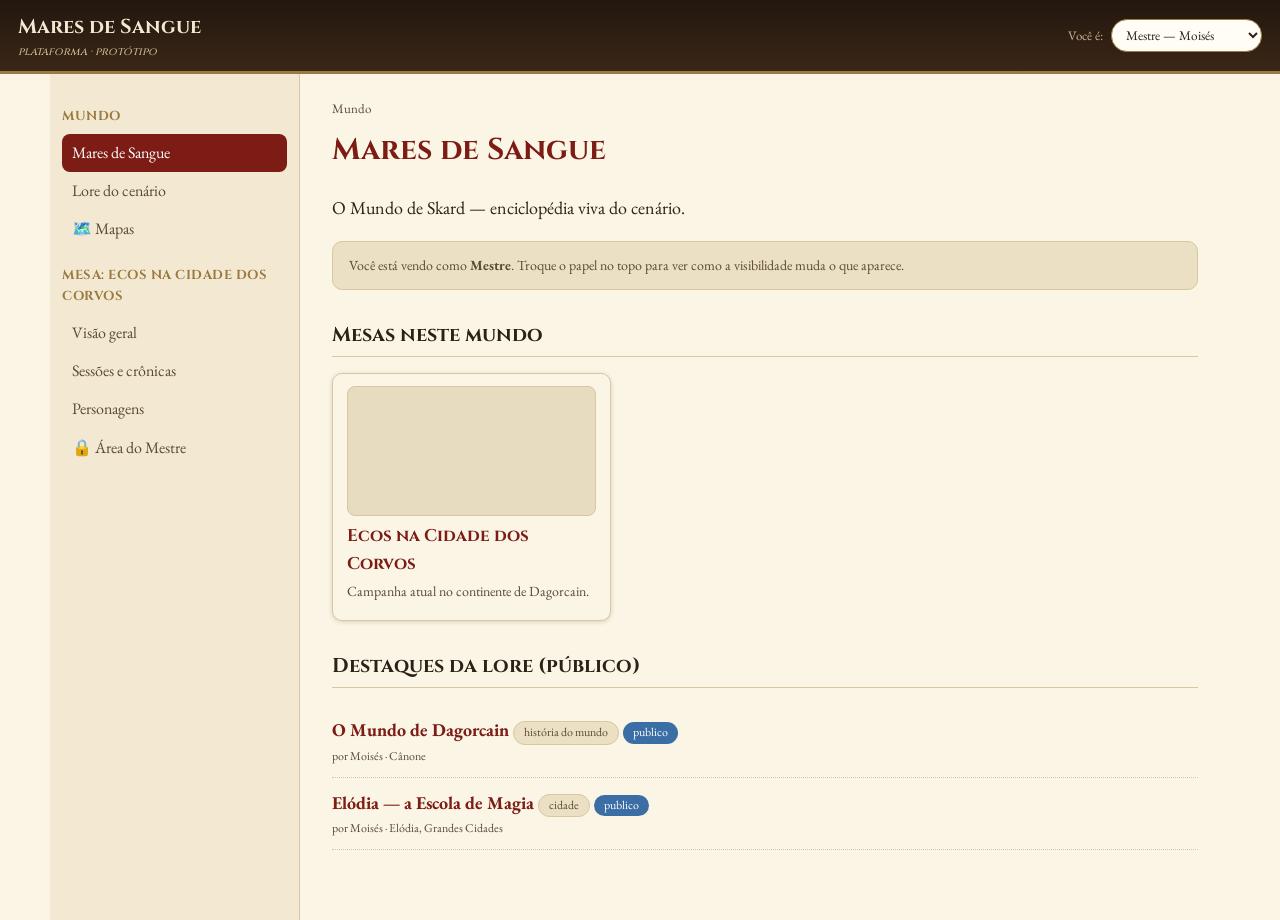
<file: plataforma/prototipo/index.html>
<!DOCTYPE html>
<html lang="pt-BR">
<head>
<meta charset="utf-8">
<meta name="viewport" content="width=device-width, initial-scale=1">
<title>Mares de Sangue — Protótipo da Plataforma</title>
<link rel="preconnect" href="https://fonts.googleapis.com">
<link href="https://fonts.googleapis.com/css2?family=Cinzel:wght@500;700&family=EB+Garamond:ital@0;1&display=swap" rel="stylesheet">
<style>
:root{
  --tinta:#2b2117;--tinta2:#5b4a36;--perg:#f3e9d2;--perg2:#ece0c4;--papel:#fbf5e6;
  --sangue:#7c1c14;--ouro:#9a7b3f;--borda:#d8c7a0;--sombra:rgba(60,40,20,.18);
  --mestre:#6b2230;--mesa:#2f5d50;--privado:#7a5c1e;--publico:#3a6ea5;
}
*{box-sizing:border-box}
body{margin:0;background:var(--papel);color:var(--tinta);font-family:'EB Garamond',Georgia,serif;font-size:18px;line-height:1.65}
a{color:var(--sangue);cursor:pointer;text-decoration:none}
.topo{position:sticky;top:0;z-index:20;display:flex;align-items:center;gap:14px;padding:10px 18px;
  background:linear-gradient(180deg,#23170f,#3a2616);color:var(--perg);border-bottom:3px solid var(--ouro)}
.marca{font-family:'Cinzel',serif;font-weight:700;font-size:20px;color:var(--perg);cursor:pointer}
.marca small{display:block;font-size:11px;color:#cbb892;font-weight:500;font-style:italic}
.papel-sw{margin-left:auto;display:flex;align-items:center;gap:8px;font-size:13px;color:#cbb892}
.papel-sw select{font-family:inherit;padding:6px 10px;border-radius:16px;border:1px solid var(--ouro);background:#fffdf6;color:var(--tinta)}
.layout{display:flex;max-width:1180px;margin:0 auto;min-height:calc(100vh - 60px)}
.lateral{flex:0 0 250px;background:var(--perg);border-right:1px solid var(--borda);padding:16px 12px}
.lateral h4{font-family:'Cinzel',serif;font-size:13px;color:var(--ouro);text-transform:uppercase;letter-spacing:.5px;margin:16px 0 6px}
.lateral a{display:block;padding:6px 10px;border-radius:8px;color:var(--tinta2);font-size:16px}
.lateral a:hover{background:var(--perg2)}
.lateral a.on{background:var(--sangue);color:#fff}
.conteudo{flex:1;min-width:0;padding:24px 32px 60px}
.bread{font-size:13px;color:var(--tinta2);margin-bottom:6px}
h1{font-family:'Cinzel',serif;color:var(--sangue);font-size:30px;margin:.1em 0 .3em}
h2{font-family:'Cinzel',serif;color:var(--tinta);border-bottom:1px solid var(--borda);padding-bottom:5px;margin-top:1.4em;font-size:20px}
.cards{display:grid;grid-template-columns:repeat(auto-fill,minmax(230px,1fr));gap:14px;margin-top:12px}
.card{background:var(--papel);border:1px solid var(--borda);border-radius:10px;padding:14px;box-shadow:0 1px 4px var(--sombra);transition:.15s}
.card.clic{cursor:pointer}
.card.clic:hover{transform:translateY(-2px);border-color:var(--ouro);box-shadow:0 5px 14px var(--sombra)}
.card h3{font-family:'Cinzel',serif;margin:.3em 0 .1em;color:var(--sangue);font-size:17px}
.card .res{color:var(--tinta2);font-size:14px;margin:.2em 0}
.thumb{height:130px;border-radius:8px;background:#e8dcc0 center/cover no-repeat;border:1px solid var(--borda);margin:-2px 0 2px}
.thumb.noimg{display:flex;align-items:center;justify-content:center;font-size:40px;color:var(--ouro);background:var(--perg2)}
.chip{display:inline-block;border-radius:12px;padding:1px 10px;font-size:12px;color:#fff;margin:2px 4px 2px 0}
.c-mestre{background:var(--mestre)}.c-mesa{background:var(--mesa)}.c-privado{background:var(--privado)}
.c-publico{background:var(--publico)}.c-autor_mestre{background:#7a3b1e}
.tipo{display:inline-block;background:var(--perg2);border:1px solid var(--borda);color:var(--tinta2);border-radius:12px;padding:1px 10px;font-size:12px;margin:2px 4px 2px 0}
.btn{display:inline-block;background:var(--sangue);color:#fff;border:0;border-radius:20px;padding:9px 18px;font-family:'Cinzel',serif;font-size:14px;cursor:pointer}
.btn.sec{background:transparent;color:var(--sangue);border:1px solid var(--ouro)}
.lista{list-style:none;padding:0;margin:10px 0}
.lista li{padding:10px 0;border-bottom:1px dotted var(--borda)}
.lista .meta{font-size:12px;color:var(--tinta2)}
.form{background:var(--perg);border:1px solid var(--borda);border-radius:12px;padding:18px;max-width:680px;margin-top:14px}
.form label{display:block;font-family:'Cinzel',serif;font-size:13px;color:var(--tinta2);margin:12px 0 4px}
.form input,.form select,.form textarea{width:100%;padding:9px 11px;border:1px solid var(--ouro);border-radius:8px;font-family:inherit;font-size:15px;background:#fffdf6}
.form textarea{min-height:120px;resize:vertical}
.row{display:flex;gap:12px;flex-wrap:wrap}.row>div{flex:1;min-width:160px}
.aviso{background:#f3d9d4;border:1px solid #d6a99f;color:var(--sangue);padding:10px 14px;border-radius:8px;font-size:14px;margin:10px 0}
.vis-leg{font-size:13px;color:var(--tinta2);margin:8px 0}
.banner{background:var(--perg2);border:1px solid var(--borda);border-radius:10px;padding:12px 16px;font-size:14px;color:var(--tinta2);margin-bottom:16px}
img.capa{max-width:100%;border-radius:8px;border:1px solid var(--borda);margin:10px 0}
.mapa-full{width:100%;border-radius:10px;border:1px solid var(--borda);margin:12px 0}
.empty{color:var(--tinta2);font-style:italic;padding:20px 0}
@media(max-width:820px){.lateral{display:none}.conteudo{padding:18px}}
</style>
</head>
<body>
<header class="topo">
  <div class="marca" onclick="ir('mundo')">Mares de Sangue<small>plataforma · protótipo</small></div>
  <div class="papel-sw">
    Você é:
    <select id="papel" onchange="setPapel(this.value)">
      <option value="visitante">Visitante (sem login)</option>
      <option value="jogador">Jogador — Seraphina</option>
      <option value="mestre" selected>Mestre — Moisés</option>
    </select>
  </div>
</header>
<div class="layout">
  <aside class="lateral" id="nav"></aside>
  <main class="conteudo" id="view"></main>
</div>

<script>
var papel = "mestre";
var EU = {jogador:"Seraphina", mestre:"Moisés"};
var view = {tela:"mundo"};

var IMG = {
  seraphina:"https://blogger.googleusercontent.com/img/b/R29vZ2xl/AVvXsEixsW-Q9chvz_BGi-c9jtqLmjFw_Dk-uR0Cfr5QnFDHbq5Io9D2ylmCa5isnaAB0aGgWYJKvp-6JByO5tZS7j6wd4mXGbCEjEmDZdks30GrLTMmv1ymIqveBY_cspROYc4THLinn7nPNbs/s400/monge.jpg",
  seebo:"https://blogger.googleusercontent.com/img/b/R29vZ2xl/AVvXsEhUAhB71J7degFxY4UyCLq4uxwCgJnPPLyC8lnsRrykqYbcgv9UFofUp2r41DcCfnGRjevgcuZ0Sqk2sMsuzG-mvPk2s6e1NNeq7Lx6HPL9oYm7KqmiUKh4zV6t63k2xu-BXB2wbipkZvU/s400/mage.jpg",
  regiao:"https://blogger.googleusercontent.com/img/b/R29vZ2xl/AVvXsEg5f5Dl6quVGV63vwIe7VMbl2WUbEiPg7hOuDWeLaxXcOWgV8aZOLSl1pPHB-B2GKspcLKIFJAdEgMd9klFgbC6y4z_ebuoHnAnUG-WcoQ1BID2CzEHSBztv_IUtseWBGLh7d8vJCyA1IAV/s1600/164922_142243359315119_1885176467_n.jpg",
  cidade:"https://blogger.googleusercontent.com/img/b/R29vZ2xl/AVvXsEhqX5t1QcFjAOchlku3VrH8cgIVKGQct-DTnnRzxfNqNiMEVJGNJtdJySEPp7yPOSTAruUpcSzsaKzMAoQ4vbwdO7_WA6SiQArU_z1BealKO5g5566mXEiBXRrv-ASRAX8bgRLr5ku8k0dv/s1600/cityone_towncenter.jpg"
};

var mundo = {nome:"Mares de Sangue", desc:"O Mundo de Skard — enciclopédia viva do cenário."};
var mesa = {nome:"Ecos na Cidade dos Corvos", desc:"Campanha atual no continente de Dagorcain."};

var personagens = [
  {id:"p1", nome:"Seraphina Altacolina", jogador:"Seraphina", raca:"Halfling bruxa", img:IMG.seraphina,
   bio:"Aprendiz de Válerah Dranor, recrutada anos atrás. Carrega dúvidas sobre o real motivo da viagem a Dranorak."},
  {id:"p2", nome:"Seebo", jogador:"Seebo", raca:"Gnomo mago", img:IMG.seebo,
   bio:"Saiu da Floresta Anã para levar magia de forma pacífica; juntou-se ao Circo Magnífico."}
];

var mapas = [
  {id:"mp1", titulo:"Mapa de Dranor", cat:"região", autor:"Moisés", escopo:"lore", vis:"publico",
   img:IMG.regiao, desc:"O antigo reino do norte, coração do Império Dranoriano."},
  {id:"mp2", titulo:"Cidade de Dranorak", cat:"cidade", autor:"Moisés", escopo:"mesa", vis:"mesa",
   img:IMG.cidade, desc:"A capital — palco da campanha Ecos na Cidade dos Corvos."},
  {id:"mp3", titulo:"Masmorra do Seio de Anar", cat:"masmorra", autor:"Moisés", escopo:"mesa", vis:"mestre",
   img:"", desc:"Mapa de mestre — ainda não revelado aos jogadores. Quando a sessão chegar lá, basta mudar a visibilidade para mesa."}
];

var pubs = [
  {id:1, tipo:"história do mundo", titulo:"O Mundo de Dagorcain", autor:"Moisés", escopo:"lore",
   vis:"publico", estado:"publicado", tags:["Cânone"],
   corpo:"Continente marcado por glórias esquecidas e decadência. No princípio, o domínio sobre Skard travou-se entre deuses e Males Caóticos."},
  {id:2, tipo:"resumo de sessão", titulo:"Sessão 1 — Resumo Narrativo", autor:"Moisés", escopo:"mesa",
   vis:"mesa", estado:"publicado", tags:["Sessão 1"],
   corpo:"A sessão começou na estrada que leva a Dranorak. Válerah viajava com sua aprendiz Seraphina; na mesma estrada seguia o Circo Magnífico, com o gnomo Seebo."},
  {id:3, tipo:"planejamento do mestre", titulo:"Estrutura da Campanha — Arco I", autor:"Moisés", escopo:"mesa",
   vis:"mestre", estado:"rascunho", tags:["Spoiler"],
   corpo:"Arco I — Dranorak. Os PJs descobrem aos poucos a corrupção religiosa do Anarianismo. O Seio de Anar ainda parece legítimo."},
  {id:5, tipo:"diário de personagem", titulo:"Objetivo oculto de Seraphina", autor:"Seraphina", escopo:"mesa",
   vis:"autor_mestre", estado:"publicado", tags:["Segredo"], personagem:"p1",
   corpo:"Combinado só com o mestre: Seraphina busca, em segredo, descobrir o verdadeiro passado de Válerah."},
  {id:6, tipo:"anotação privada", titulo:"Minhas ideias soltas", autor:"Seraphina", escopo:"mesa",
   vis:"privado", estado:"rascunho", tags:[], personagem:"p1",
   corpo:"Rascunho pessoal da jogadora — ninguém mais vê."},
  {id:7, tipo:"cidade", titulo:"Elódia — a Escola de Magia", autor:"Moisés", escopo:"lore",
   vis:"publico", estado:"publicado", tags:["Elódia","Grandes Cidades"],
   corpo:"A mais importante instituição mágica do continente.",
   midia:{tipo:"video", url:"https://www.youtube.com/watch?v=exemplo", legenda:"Trilha ambiente (link externo)"}}
];

function podeVer(p){
  if(p.vis==="publico") return true;
  if(papel==="visitante") return false;
  if(p.autor && p.autor===EU[papel]) return true;
  if(p.vis==="mesa") return papel==="jogador"||papel==="mestre";
  if(p.vis==="autor_mestre") return papel==="mestre";
  if(p.vis==="mestre") return papel==="mestre";
  return false;
}
function visChip(v){return '<span class="chip c-'+v+'">'+v.replace("_","+")+'</span>';}

function setPapel(v){papel=v; render();}
function ir(t,arg){view={tela:t,arg:arg}; window.scrollTo(0,0); render();}

function nav(){
  var mestreLink = (papel==="mestre") ? '<a onclick="ir(\'mestre\')" class="'+(view.tela==="mestre"?"on":"")+'">🔒 Área do Mestre</a>' : '';
  return ''
   +'<h4>Mundo</h4>'
   +'<a onclick="ir(\'mundo\')" class="'+(view.tela==="mundo"?"on":"")+'">Mares de Sangue</a>'
   +'<a onclick="ir(\'lore\')" class="'+(view.tela==="lore"?"on":"")+'">Lore do cenário</a>'
   +'<a onclick="ir(\'mapas\')" class="'+(view.tela==="mapas"||view.tela==="mapa"?"on":"")+'">🗺️ Mapas</a>'
   +'<h4>Mesa: Ecos na Cidade dos Corvos</h4>'
   +(papel==="visitante"
      ? '<a style="color:#a99">— faça login para acessar —</a>'
      : '<a onclick="ir(\'mesa\')" class="'+(view.tela==="mesa"?"on":"")+'">Visão geral</a>'
       +'<a onclick="ir(\'sessoes\')" class="'+(view.tela==="sessoes"?"on":"")+'">Sessões e crônicas</a>'
       +'<a onclick="ir(\'personagens\')" class="'+(view.tela==="personagens"||view.tela==="pers"?"on":"")+'">Personagens</a>'
       +mestreLink);
}

function thumb(img, icone){
  return img ? '<div class="thumb" style="background-image:url('+img+')"></div>'
             : '<div class="thumb noimg">'+(icone||"📜")+'</div>';
}
function elFor(p){
  return '<li><a onclick="ir(\'pub\','+p.id+')"><strong>'+p.titulo+'</strong></a> '
    +'<span class="tipo">'+p.tipo+'</span>'+visChip(p.vis)
    +(p.estado==="rascunho"?'<span class="tipo">rascunho</span>':'')
    +'<div class="meta">por '+p.autor+(p.tags&&p.tags.length?' · '+p.tags.join(", "):'')+'</div></li>';
}

function telaMundo(){
  var lore = pubs.filter(function(p){return p.escopo==="lore"&&podeVer(p);});
  return '<div class="bread">Mundo</div><h1>'+mundo.nome+'</h1><p>'+mundo.desc+'</p>'
   +'<div class="banner">Você está vendo como <strong>'+rotuloPapel()+'</strong>. Troque o papel no topo para ver como a visibilidade muda o que aparece.</div>'
   +'<h2>Mesas neste mundo</h2><div class="cards">'
   +'<div class="card clic" onclick="'+(papel==="visitante"?"":'ir(\'mesa\')')+'">'+thumb(IMG.cidade,"🏰")
     +'<h3>Ecos na Cidade dos Corvos</h3><p class="res">'+mesa.desc+'</p>'
     +(papel==="visitante"?'<p class="meta">Faça login para entrar.</p>':'')+'</div></div>'
   +'<h2>Destaques da lore (público)</h2><ul class="lista">'+lore.map(elFor).join("")+'</ul>';
}
function telaLore(){
  var lore = pubs.filter(function(p){return p.escopo==="lore"&&podeVer(p);});
  return '<div class="bread">Mundo › Lore</div><h1>Lore do cenário</h1>'
   +'<p class="vis-leg">Artigos públicos do mundo — visíveis a todos, inclusive sem login.</p>'
   +'<ul class="lista">'+lore.map(elFor).join("")+'</ul>';
}
function telaMapas(){
  var vis = mapas.filter(podeVer);
  var cards = vis.map(function(m){return '<div class="card clic" onclick="ir(\'mapa\',\''+m.id+'\')">'+thumb(m.img,"🗺️")
    +'<h3>'+m.titulo+'</h3><p class="res">'+m.cat+'</p>'+visChip(m.vis)+'</div>';}).join("");
  return '<div class="bread">Mundo › Mapas</div><h1>🗺️ Mapas</h1>'
   +'<p class="vis-leg">Regiões, cidades e masmorras. Cada mapa tem visibilidade própria — um mapa de masmorra pode ficar só com o mestre até ser revelado.</p>'
   +'<div class="cards">'+(cards||'<div class="empty">Nenhum mapa visível para este papel.</div>')+'</div>';
}
function telaMapa(id){
  var m=mapas.find(function(x){return x.id===id;});
  if(!m||!podeVer(m)) return '<div class="aviso">Você não tem permissão para ver este mapa como '+rotuloPapel()+'.</div>';
  return '<div class="bread">Mundo › Mapas › '+m.titulo+'</div><h1>'+m.titulo+'</h1>'
   +'<p><span class="tipo">mapa · '+m.cat+'</span>'+visChip(m.vis)+'</p>'
   +(m.img?'<img class="mapa-full" src="'+m.img+'" alt="'+m.titulo+'">':'<div class="thumb noimg" style="height:220px">🗺️ (imagem do mapa entra aqui)</div>')
   +'<p>'+m.desc+'</p>';
}
function telaMesa(){
  if(papel==="visitante") return bloqueio();
  var vis = pubs.filter(function(p){return p.escopo==="mesa"&&podeVer(p);});
  return '<div class="bread">Mundo › Ecos na Cidade dos Corvos</div><h1>'+mesa.nome+'</h1><p>'+mesa.desc+'</p>'
   +'<p><a class="btn" onclick="ir(\'nova\')">+ Nova publicação</a> <a class="btn sec" onclick="ir(\'personagens\')">Personagens</a> <a class="btn sec" onclick="ir(\'mapas\')">Mapas</a></p>'
   +'<h2>Publicações que você pode ver</h2><ul class="lista">'+ (vis.length?vis.map(elFor).join(""):'<li class="empty">Nada visível para este papel.</li>') +'</ul>';
}
function telaSessoes(){
  if(papel==="visitante") return bloqueio();
  var s = pubs.filter(function(p){return (p.tipo.indexOf("sessão")>=0||p.tipo.indexOf("crônica")>=0||p.tipo.indexOf("resumo")>=0||p.tipo.indexOf("planejamento")>=0)&&podeVer(p);});
  return '<div class="bread">Mesa › Sessões</div><h1>Sessões e crônicas</h1>'
   +'<p class="vis-leg">Resumos e crônicas ficam visíveis aos jogadores; planejamento do mestre, só ao mestre.</p>'
   +'<ul class="lista">'+s.map(elFor).join("")+'</ul>';
}
function telaPersonagens(){
  if(papel==="visitante") return bloqueio();
  return '<div class="bread">Mesa › Personagens</div><h1>Personagens</h1>'
   +'<div class="cards">'
   + personagens.map(function(c){return '<div class="card clic" onclick="ir(\'pers\',\''+c.id+'\')">'+thumb(c.img,"🧝")
       +'<h3>'+c.nome+'</h3><p class="res">'+c.raca+'</p><p class="meta">jogador: '+c.jogador+'</p></div>';}).join("")
   +'</div>';
}
function telaPers(id){
  var c=personagens.find(function(x){return x.id===id;});
  return '<div class="bread">Mesa › Personagens › '+c.nome+'</div><h1>'+c.nome+'</h1>'
   +'<p class="vis-leg">'+c.raca+' · jogador: '+c.jogador+'</p>'
   +(c.img?'<img class="capa" src="'+c.img+'" alt="" style="max-width:280px">':'')
   +'<h2>História</h2><p>'+c.bio+'</p>'
   +'<h2>Diário e segredos</h2><ul class="lista">'
   + (pubs.filter(function(p){return p.personagem===id;}).filter(podeVer).map(elFor).join("") || '<li class="empty">Nada visível para este papel.</li>')
   +'</ul>';
}
function telaMestre(){
  if(papel!=="mestre") return bloqueio();
  var m = pubs.filter(function(p){return p.vis==="mestre"||p.vis==="autor_mestre";});
  var mp = mapas.filter(function(x){return x.vis==="mestre";});
  return '<div class="bread">Mesa › Área do Mestre</div><h1>🔒 Área do Mestre</h1>'
   +'<p class="vis-leg">Invisível para jogadores. Planejamento, roteiros, segredos, mapas e NPCs não revelados.</p>'
   +'<ul class="lista">'+m.map(elFor).join("")+'</ul>'
   +(mp.length?'<h2>Mapas de mestre</h2><div class="cards">'+mp.map(function(x){return '<div class="card clic" onclick="ir(\'mapa\',\''+x.id+'\')">'+thumb(x.img,"🗺️")+'<h3>'+x.titulo+'</h3><p class="res">'+x.cat+'</p></div>';}).join("")+'</div>':'');
}
function telaPub(id){
  var p=pubs.find(function(x){return x.id===id;});
  if(!p||!podeVer(p)) return '<div class="aviso">Você não tem permissão para ver esta publicação como '+rotuloPapel()+'.</div>';
  var media="";
  if(p.midia){ media = (p.midia.tipo==="video")
     ? '<p class="vis-leg">🎬 Vídeo: <a href="'+p.midia.url+'" target="_blank">'+(p.midia.legenda||p.midia.url)+'</a></p>'
     : '<img class="capa" src="'+p.midia.url+'" alt="">'; }
  return '<div class="bread">Publicação</div><h1>'+p.titulo+'</h1>'
   +'<p><span class="tipo">'+p.tipo+'</span>'+visChip(p.vis)+(p.estado==="rascunho"?'<span class="tipo">rascunho</span>':'')+'</p>'
   +'<p class="meta vis-leg">por '+p.autor+(p.tags&&p.tags.length?' · '+p.tags.join(", "):'')+'</p>'
   +media+'<p>'+p.corpo+'</p>';
}
function telaNova(){
  if(papel==="visitante") return bloqueio();
  var tipos=['conto','background','diário de personagem','mapa','cidade','facção','região','criatura','item','evento histórico','resumo de sessão','crônica','planejamento do mestre','anotação privada'];
  return '<div class="bread">Mesa › Nova publicação</div><h1>Nova publicação</h1>'
   +'<p class="vis-leg">É assim que mestres e jogadores criam conteúdo. (No protótipo, salva só na memória da página.)</p>'
   +'<div class="form">'
   +'<label>Tipo</label><select id="f_tipo">'+tipos.map(function(t){return '<option>'+t+'</option>';}).join("")+'</select>'
   +'<label>Título</label><input id="f_titulo" placeholder="Ex.: A taverna do Corvo Negro">'
   +'<label>Texto</label><textarea id="f_corpo" placeholder="Escreva aqui… aceita [[referências]] a outros textos."></textarea>'
   +'<div class="row"><div><label>Tags (vírgula)</label><input id="f_tags" placeholder="Dranorak, taverna"></div>'
   +'<div><label>Estado</label><select id="f_estado"><option>rascunho</option><option>publicado</option></select></div>'
   +'<div><label>Visibilidade</label><select id="f_vis">'
     +'<option value="mesa">mesa (todos da campanha)</option>'
     +'<option value="publico">público (todos)</option>'
     +'<option value="autor_mestre">autor + mestre</option>'
     +'<option value="privado">privado (só eu)</option>'
     +(papel==="mestre"?'<option value="mestre">só mestre</option>':'')
   +'</select></div></div>'
   +'<label>Mídia — link de imagem/vídeo (opcional)</label><input id="f_midia" placeholder="https://…">'
   +'<p style="margin-top:16px"><button class="btn" onclick="salvarPub()">Publicar</button> '
   +'<button class="btn sec" onclick="ir(\'mesa\')">Cancelar</button></p></div>';
}
function val(id){return document.getElementById(id).value;}
function salvarPub(){
  var t=val("f_titulo").trim()||"(sem título)";
  var midia=val("f_midia").trim();
  var tipo=val("f_tipo");
  var vis=val("f_vis");
  if(tipo==="mapa"){
    var m={id:"mp"+Date.now(),titulo:t,cat:"região",autor:EU[papel]||"Anônimo",escopo:"mesa",vis:vis,img:midia||"",desc:val("f_corpo")||""};
    mapas.unshift(m); ir('mapa',m.id); return;
  }
  var p={id:Date.now(),tipo:tipo,titulo:t,autor:EU[papel]||"Anônimo",escopo:"mesa",vis:vis,
    estado:val("f_estado"),
    tags:val("f_tags").split(",").map(function(s){return s.trim();}).filter(Boolean),
    corpo:val("f_corpo")||"(sem conteúdo)"};
  if(midia) p.midia={tipo:(midia.indexOf("youtu")>=0?"video":"imagem"),url:midia};
  pubs.unshift(p); ir('pub',p.id);
}
function bloqueio(){return '<div class="aviso">Esta área é da campanha. Faça login como jogador ou mestre (troque no topo) para acessar.</div>';}
function rotuloPapel(){return papel==="mestre"?"Mestre":papel==="jogador"?"Jogador (Seraphina)":"Visitante";}

function render(){
  document.getElementById("papel").value=papel;
  document.getElementById("nav").innerHTML=nav();
  var v=view.tela, html="";
  if(v==="mundo")html=telaMundo();
  else if(v==="lore")html=telaLore();
  else if(v==="mapas")html=telaMapas();
  else if(v==="mapa")html=telaMapa(view.arg);
  else if(v==="mesa")html=telaMesa();
  else if(v==="sessoes")html=telaSessoes();
  else if(v==="personagens")html=telaPersonagens();
  else if(v==="pers")html=telaPers(view.arg);
  else if(v==="mestre")html=telaMestre();
  else if(v==="pub")html=telaPub(view.arg);
  else if(v==="nova")html=telaNova();
  document.getElementById("view").innerHTML=html;
}
render();
</script>
</body>
</html>
</file>
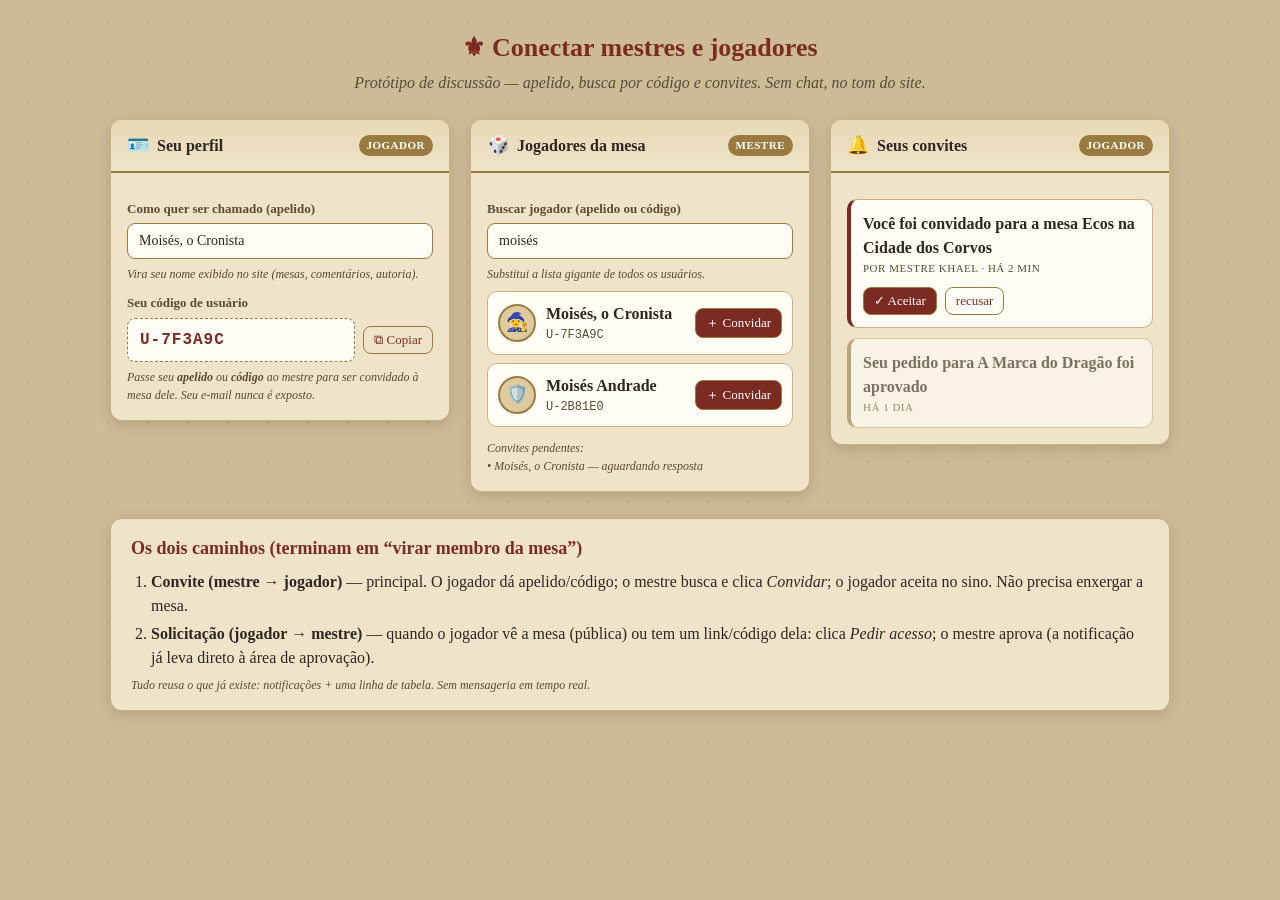
<file: docs/prototipo-usuarios-convites.html>
<!doctype html>
<html lang="pt-BR">
<head>
<meta charset="utf-8">
<meta name="viewport" content="width=device-width, initial-scale=1">
<title>Protótipo — Usuários & Convites · Mares de Sangue</title>
<style>
  :root{
    --papel:#f4ecd8; --perg:#efe4c9; --perg2:#e7d8b5; --campo:#fffdf6;
    --tinta:#2e2620; --tinta2:#5b4a36; --sangue:#7c2b22; --ouro:#9a7b3f;
    --borda:#c9b182; --sombra:rgba(60,40,20,.18);
    --font-head:"Georgia","Times New Roman",serif; --font-body:"Georgia",serif;
  }
  *{box-sizing:border-box}
  body{margin:0;background:#cdbb98 url("data:image/svg+xml;utf8,<svg xmlns='http://www.w3.org/2000/svg' width='40' height='40'><rect width='40' height='40' fill='%23cdbb98'/><circle cx='8' cy='8' r='1' fill='%23bda87f'/><circle cx='28' cy='22' r='1' fill='%23bda87f'/></svg>");
       color:var(--tinta); font-family:var(--font-body); padding:28px 16px; line-height:1.5}
  .wrap{max-width:1060px;margin:0 auto}
  h1.top{font-family:var(--font-head);color:var(--sangue);text-align:center;margin:0 0 4px;font-size:26px}
  .sub{text-align:center;color:var(--tinta2);margin:0 0 24px;font-style:italic}
  .grid{display:grid;grid-template-columns:repeat(auto-fit,minmax(300px,1fr));gap:20px;align-items:start}
  .panel{background:var(--perg);border:1px solid var(--borda);border-radius:12px;box-shadow:0 4px 14px var(--sombra);overflow:hidden}
  .panel .head{background:linear-gradient(var(--perg2),var(--perg));border-bottom:2px solid var(--ouro);padding:12px 16px;font-family:var(--font-head);font-weight:700;color:var(--tinta);display:flex;align-items:center;gap:8px}
  .panel .head .em{font-size:18px}
  .panel .body{padding:16px}
  .tag{display:inline-block;font-size:11px;letter-spacing:.5px;text-transform:uppercase;color:#fff;background:var(--ouro);padding:2px 8px;border-radius:20px;margin-left:auto}
  label{display:block;font-size:13px;color:var(--tinta2);margin:10px 0 4px;font-weight:700}
  input,.fakeinput{width:100%;padding:9px 11px;border:1px solid var(--ouro);border-radius:8px;background:var(--campo);font-family:var(--font-body);font-size:14px;color:var(--tinta)}
  .hint{font-size:12px;color:var(--tinta2);font-style:italic;margin:6px 0 0}
  .btn{display:inline-flex;align-items:center;gap:6px;border:1px solid var(--ouro);background:var(--sangue);color:#fff;border-radius:8px;padding:8px 14px;font-family:var(--font-head);font-size:14px;cursor:pointer;text-decoration:none}
  .btn.sec{background:transparent;color:var(--sangue)}
  .btn.mini{padding:5px 10px;font-size:13px}
  .codebox{display:flex;gap:8px;align-items:center;margin-top:6px}
  .code{font-family:"Courier New",monospace;font-weight:700;letter-spacing:1px;background:var(--campo);border:1px dashed var(--ouro);border-radius:8px;padding:9px 12px;color:var(--sangue);flex:1}
  .res{display:flex;align-items:center;gap:10px;padding:10px;border:1px solid var(--borda);border-radius:10px;background:var(--campo);margin-top:8px}
  .ava{width:38px;height:38px;border-radius:50%;background:#dfcaa0;border:2px solid var(--ouro);display:flex;align-items:center;justify-content:center;font-size:18px;flex:0 0 auto}
  .res .nm{font-weight:700}
  .res .cd{font-family:"Courier New",monospace;font-size:12px;color:var(--tinta2)}
  .res .sp{flex:1}
  .notif{border:1px solid var(--borda);border-left:4px solid var(--sangue);border-radius:10px;background:var(--campo);padding:12px;margin-top:10px}
  .notif .ttl{font-weight:700}
  .notif .acts{display:flex;gap:8px;margin-top:10px}
  .notif.lida{opacity:.6;border-left-color:var(--ouro)}
  .pend{font-size:12px;color:var(--tinta2);font-style:italic}
  .legend{margin-top:26px;background:var(--perg);border:1px solid var(--borda);border-radius:12px;padding:16px 20px;box-shadow:0 4px 14px var(--sombra)}
  .legend h2{font-family:var(--font-head);color:var(--sangue);margin:0 0 8px;font-size:18px}
  .legend ol{margin:0;padding-left:20px}
  .legend li{margin:4px 0}
  .flowtag{font-size:11px;text-transform:uppercase;letter-spacing:.5px;color:var(--tinta2)}
</style>
</head>
<body>
<div class="wrap">
  <h1 class="top">⚜ Conectar mestres e jogadores</h1>
  <p class="sub">Protótipo de discussão — apelido, busca por código e convites. Sem chat, no tom do site.</p>

  <div class="grid">

    <!-- 1. PERFIL DO JOGADOR -->
    <div class="panel">
      <div class="head"><span class="em">🪪</span> Seu perfil <span class="tag">jogador</span></div>
      <div class="body">
        <label>Como quer ser chamado (apelido)</label>
        <input value="Moisés, o Cronista" >
        <p class="hint">Vira seu nome exibido no site (mesas, comentários, autoria).</p>

        <label>Seu código de usuário</label>
        <div class="codebox">
          <span class="code">U-7F3A9C</span>
          <button class="btn sec mini">⧉ Copiar</button>
        </div>
        <p class="hint">Passe seu <b>apelido</b> ou <b>código</b> ao mestre para ser convidado à mesa dele. Seu e-mail nunca é exposto.</p>
      </div>
    </div>

    <!-- 2. MESTRE BUSCA E CONVIDA -->
    <div class="panel">
      <div class="head"><span class="em">🎲</span> Jogadores da mesa <span class="tag">mestre</span></div>
      <div class="body">
        <label>Buscar jogador (apelido ou código)</label>
        <input value="moisés" >
        <p class="hint">Substitui a lista gigante de todos os usuários.</p>

        <div class="res">
          <div class="ava">🧙</div>
          <div>
            <div class="nm">Moisés, o Cronista</div>
            <div class="cd">U-7F3A9C</div>
          </div>
          <div class="sp"></div>
          <button class="btn mini">＋ Convidar</button>
        </div>
        <div class="res">
          <div class="ava">🛡️</div>
          <div>
            <div class="nm">Moisés Andrade</div>
            <div class="cd">U-2B81E0</div>
          </div>
          <div class="sp"></div>
          <button class="btn mini">＋ Convidar</button>
        </div>
        <p class="hint" style="margin-top:12px">Convites pendentes:</p>
        <div class="pend">• Moisés, o Cronista — aguardando resposta</div>
      </div>
    </div>

    <!-- 3. CONVITES DO JOGADOR (SINO) -->
    <div class="panel">
      <div class="head"><span class="em">🔔</span> Seus convites <span class="tag">jogador</span></div>
      <div class="body">
        <div class="notif">
          <div class="ttl">Você foi convidado para a mesa <b>Ecos na Cidade dos Corvos</b></div>
          <div class="flowtag">por Mestre Khael · há 2 min</div>
          <div class="acts">
            <button class="btn mini">✓ Aceitar</button>
            <button class="btn sec mini">recusar</button>
          </div>
        </div>
        <div class="notif lida">
          <div class="ttl">Seu pedido para <b>A Marca do Dragão</b> foi aprovado</div>
          <div class="flowtag">há 1 dia</div>
        </div>
      </div>
    </div>

  </div>

  <div class="legend">
    <h2>Os dois caminhos (terminam em “virar membro da mesa”)</h2>
    <ol>
      <li><b>Convite (mestre → jogador)</b> — principal. O jogador dá apelido/código; o mestre busca e clica <i>Convidar</i>; o jogador aceita no sino. Não precisa enxergar a mesa.</li>
      <li><b>Solicitação (jogador → mestre)</b> — quando o jogador vê a mesa (pública) ou tem um link/código dela: clica <i>Pedir acesso</i>; o mestre aprova (a notificação já leva direto à área de aprovação).</li>
    </ol>
    <p class="hint">Tudo reusa o que já existe: notificações + uma linha de tabela. Sem mensageria em tempo real.</p>
  </div>
</div>
</body>
</html>
</file>
